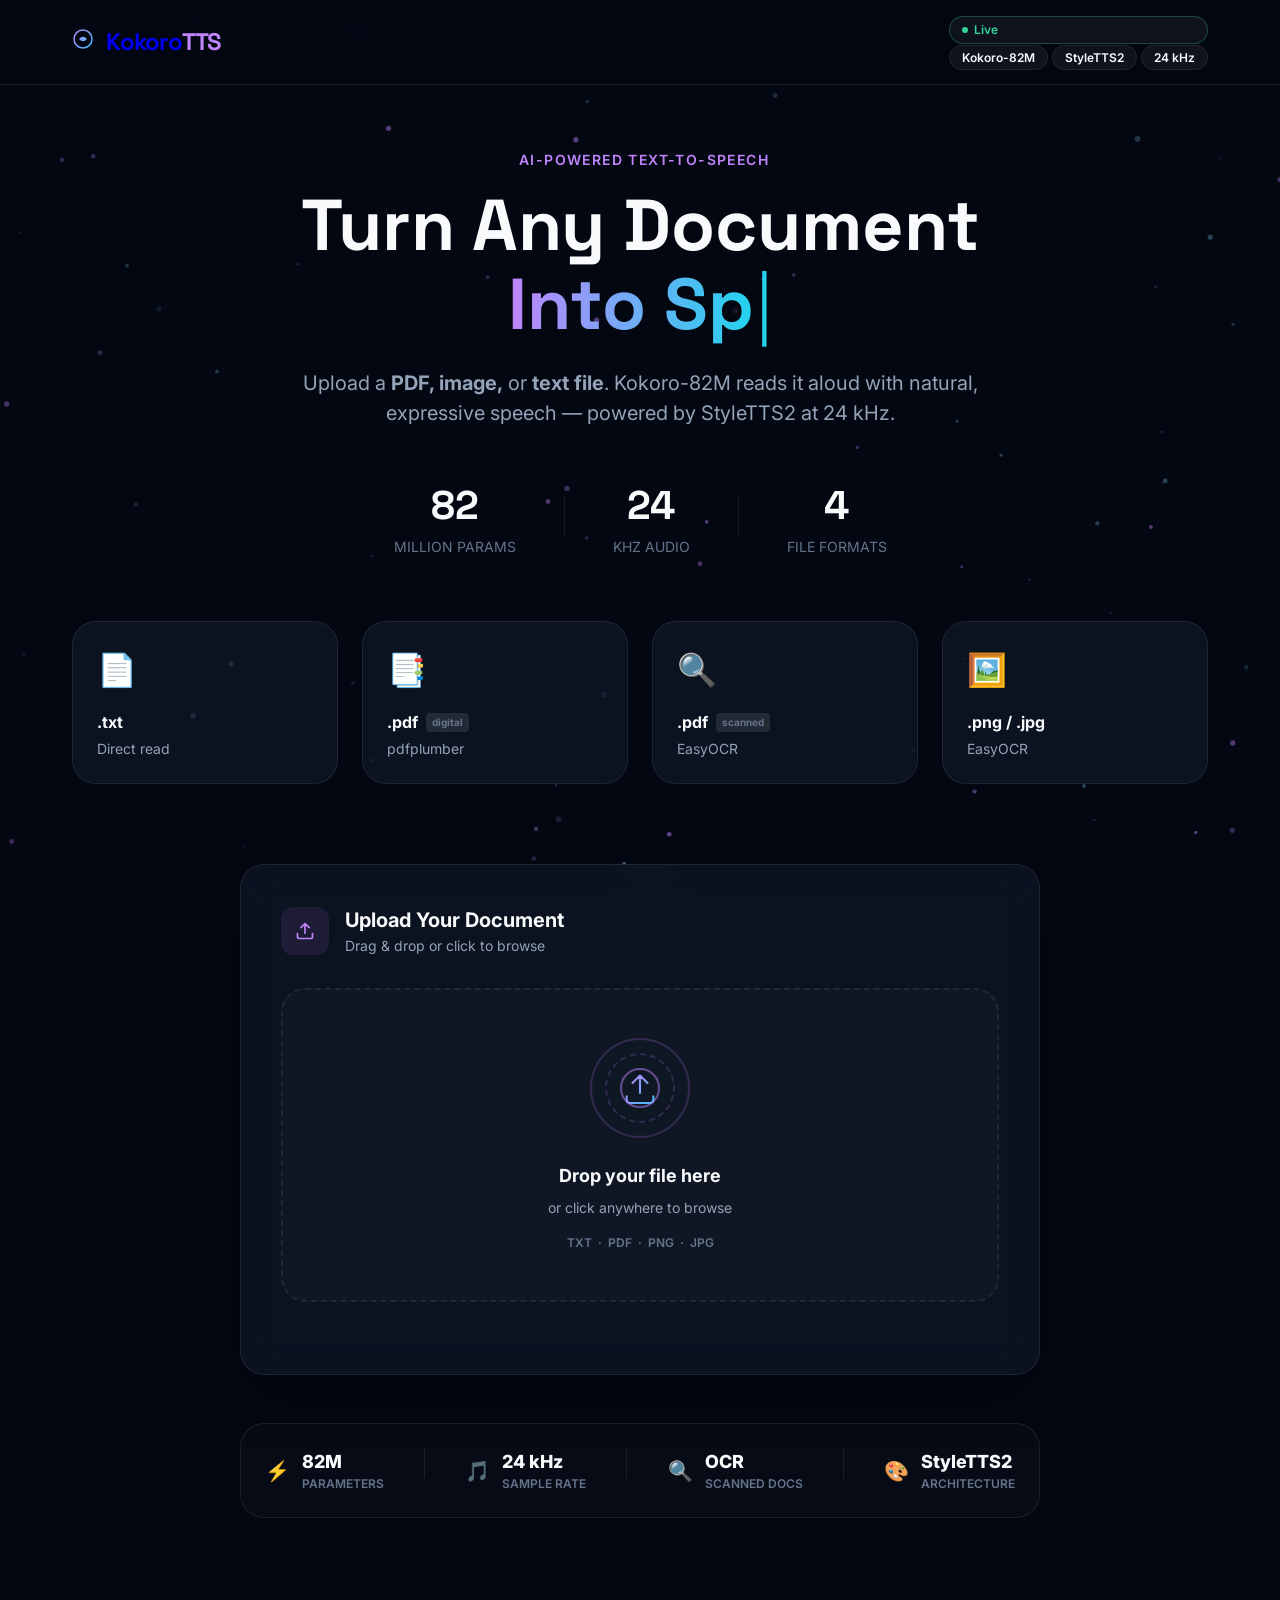
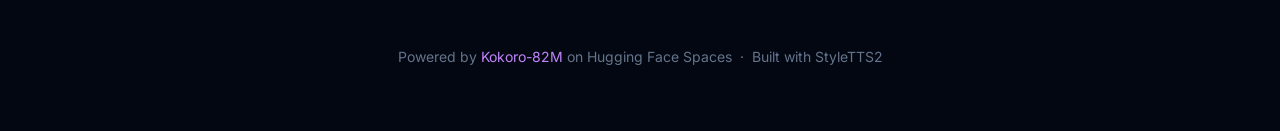
<file: index.html>
<!DOCTYPE html>
<html lang="en">
<head>
  <meta charset="UTF-8" />
  <meta name="viewport" content="width=device-width, initial-scale=1.0" />
  <title>Kokoro TTS — Document to Speech</title>
  <meta name="description" content="Transform your documents into natural-sounding speech with Kokoro-82M. Upload a PDF, image, or text file and receive a high-quality MP3 narration powered by StyleTTS2." />
  <link rel="preconnect" href="https://fonts.googleapis.com" />
  <link rel="preconnect" href="https://fonts.gstatic.com" crossorigin />
  <link href="https://fonts.googleapis.com/css2?family=Inter:wght@300;400;500;600;700;800;900&family=Space+Grotesk:wght@400;500;600;700;800&display=swap" rel="stylesheet" />
  <link rel="stylesheet" href="style.css" />
</head>
<body>

  <!-- ── Canvas particle field ── -->
  <canvas id="bg-canvas" aria-hidden="true"></canvas>

  <!-- ── Noise texture overlay ── -->
  <div class="noise" aria-hidden="true"></div>

  <!-- ── Header ── -->
  <header class="header" id="header">
    <div class="header-inner">
      <a href="#main" class="logo" aria-label="Kokoro TTS home">
        <div class="logo-icon" aria-hidden="true">
          <svg width="22" height="22" viewBox="0 0 22 22" fill="none">
            <defs>
              <linearGradient id="logoGrad" x1="0" y1="0" x2="22" y2="22" gradientUnits="userSpaceOnUse">
                <stop offset="0%" stop-color="#c084fc"/>
                <stop offset="100%" stop-color="#38bdf8"/>
              </linearGradient>
            </defs>
            <path d="M11 2C6 2 2 6 2 11s4 9 9 9 9-4 9-9-4-9-9-9z" stroke="url(#logoGrad)" stroke-width="1.5" fill="none"/>
            <path d="M7 11 Q11 6.5 15 11 Q11 15.5 7 11Z" fill="url(#logoGrad)"/>
          </svg>
        </div>
        <span class="logo-text">Kokoro<span class="logo-accent">TTS</span></span>
      </a>
      <div class="header-right">
        <div class="header-badges" role="list" aria-label="Model info">
          <span class="badge badge-live" role="listitem">
            <span class="live-dot" aria-hidden="true"></span>Live
          </span>
          <span class="badge badge-model" role="listitem">Kokoro-82M</span>
          <span class="badge badge-arch" role="listitem">StyleTTS2</span>
          <span class="badge badge-hz" role="listitem">24 kHz</span>
        </div>
      </div>
    </div>
  </header>

  <main class="main" id="main">

    <!-- ── Hero ── -->
    <section class="hero" aria-labelledby="hero-title">

      <!-- Waveform decoration -->
      <div class="hero-wave" aria-hidden="true">
        <div class="wave-bars">
          <!-- 28 bars, animated via CSS -->
          <span></span><span></span><span></span><span></span><span></span>
          <span></span><span></span><span></span><span></span><span></span>
          <span></span><span></span><span></span><span></span><span></span>
          <span></span><span></span><span></span><span></span><span></span>
          <span></span><span></span><span></span><span></span><span></span>
          <span></span><span></span><span></span>
        </div>
      </div>

      <div class="hero-eyebrow">
        <span class="pulse-dot" aria-hidden="true"></span>
        AI-Powered Text-to-Speech
      </div>

      <h1 id="hero-title" class="hero-title">
        <span class="line1">Turn Any Document</span><br/>
        <span class="gradient-text" id="typewriter-text"></span><span class="typewriter-cursor" aria-hidden="true">|</span>
      </h1>

      <p class="hero-subtitle">
        Upload a <strong>PDF, image,</strong> or <strong>text file</strong>. Kokoro-82M reads it aloud with
        natural, expressive speech — powered by StyleTTS2 at 24 kHz.
      </p>

      <!-- Stats row -->
      <div class="hero-stats" role="list" aria-label="Model statistics">
        <div class="stat-item" role="listitem">
          <div class="stat-number" data-target="82">0</div>
          <div class="stat-label">Million Params</div>
        </div>
        <div class="stat-divider" aria-hidden="true"></div>
        <div class="stat-item" role="listitem">
          <div class="stat-number" data-target="24">0</div>
          <div class="stat-label">kHz Audio</div>
        </div>
        <div class="stat-divider" aria-hidden="true"></div>
        <div class="stat-item" role="listitem">
          <div class="stat-number" data-target="4">0</div>
          <div class="stat-label">File Formats</div>
        </div>
      </div>

      <!-- Format cards -->
      <div class="format-cards" role="list" aria-label="Supported file formats">
        <div class="format-card" role="listitem" tabindex="0">
          <div class="fc-glow" aria-hidden="true"></div>
          <div class="fc-icon" aria-hidden="true">📄</div>
          <div class="fc-name">.txt</div>
          <div class="fc-method">Direct read</div>
        </div>
        <div class="format-card" role="listitem" tabindex="0">
          <div class="fc-glow" aria-hidden="true"></div>
          <div class="fc-icon" aria-hidden="true">📑</div>
          <div class="fc-name">.pdf <span class="fc-tag">digital</span></div>
          <div class="fc-method">pdfplumber</div>
        </div>
        <div class="format-card" role="listitem" tabindex="0">
          <div class="fc-glow" aria-hidden="true"></div>
          <div class="fc-icon" aria-hidden="true">🔍</div>
          <div class="fc-name">.pdf <span class="fc-tag">scanned</span></div>
          <div class="fc-method">EasyOCR</div>
        </div>
        <div class="format-card" role="listitem" tabindex="0">
          <div class="fc-glow" aria-hidden="true"></div>
          <div class="fc-icon" aria-hidden="true">🖼️</div>
          <div class="fc-name">.png / .jpg</div>
          <div class="fc-method">EasyOCR</div>
        </div>
      </div>

    </section>

    <!-- ── Converter card ── -->
    <section class="card-section" aria-label="Document to speech converter" id="converter-section">
      <div class="card" id="converter-card">

        <!-- Glowing border -->
        <div class="card-glow" aria-hidden="true"></div>

        <!-- Upload phase -->
        <div class="phase" id="phase-upload">
          <div class="phase-header">
            <div class="phase-icon" aria-hidden="true">
              <svg viewBox="0 0 24 24" fill="none" width="20" height="20">
                <path d="M21 15v4a2 2 0 01-2 2H5a2 2 0 01-2-2v-4M17 8l-5-5-5 5M12 3v12" stroke="currentColor" stroke-width="2" stroke-linecap="round" stroke-linejoin="round"/>
              </svg>
            </div>
            <div>
              <div class="phase-title">Upload Your Document</div>
              <div class="phase-sub">Drag & drop or click to browse</div>
            </div>
          </div>

          <div
            class="drop-zone"
            id="drop-zone"
            role="button"
            tabindex="0"
            aria-label="Upload file. Click to browse or drag and drop."
            aria-describedby="file-hint"
          >
            <input type="file" id="file-input" accept=".txt,.pdf,.png,.jpg,.jpeg" aria-hidden="true" tabindex="-1" />

            <!-- Idle state -->
            <div class="dz-idle" id="dz-idle">
              <div class="dz-rings" aria-hidden="true">
                <div class="ring r1"></div>
                <div class="ring r2"></div>
                <div class="ring r3"></div>
                <svg class="dz-upload-icon" viewBox="0 0 48 48" fill="none">
                  <path d="M24 10v20M15 18l9-9 9 9" stroke="url(#uploadGrad)" stroke-width="2.5" stroke-linecap="round" stroke-linejoin="round"/>
                  <path d="M8 34v4a4 4 0 004 4h24a4 4 0 004-4v-4" stroke="url(#uploadGrad)" stroke-width="2.5" stroke-linecap="round"/>
                  <defs>
                    <linearGradient id="uploadGrad" x1="8" y1="10" x2="40" y2="42" gradientUnits="userSpaceOnUse">
                      <stop stop-color="#c084fc"/>
                      <stop offset="1" stop-color="#38bdf8"/>
                    </linearGradient>
                  </defs>
                </svg>
              </div>
              <div class="dz-idle-title">Drop your file here</div>
              <div class="dz-idle-sub">or click anywhere to browse</div>
              <div class="dz-formats" id="file-hint">TXT &nbsp;·&nbsp; PDF &nbsp;·&nbsp; PNG &nbsp;·&nbsp; JPG</div>
            </div>

            <!-- Drag-over state -->
            <div class="dz-dragover" id="dz-dragover" hidden>
              <div class="dz-drop-icon" aria-hidden="true">📥</div>
              <div class="dz-drop-text">Release to upload</div>
            </div>

            <!-- File selected state -->
            <div class="dz-file" id="dz-file" hidden>
              <div class="dz-file-preview">
                <div class="dz-file-emoji" id="dz-file-emoji" aria-hidden="true">📄</div>
                <div class="dz-file-details">
                  <div class="dz-file-name" id="dz-file-name">document.pdf</div>
                  <div class="dz-file-meta">
                    <span id="dz-file-size">0 KB</span>
                    <span class="dz-file-type-badge" id="dz-file-type">PDF</span>
                  </div>
                </div>
                <button class="dz-remove-btn" id="dz-remove" aria-label="Remove file" type="button">
                  <svg viewBox="0 0 16 16" fill="none" width="14" height="14">
                    <path d="M12 4L4 12M4 4l8 8" stroke="currentColor" stroke-width="2" stroke-linecap="round"/>
                  </svg>
                </button>
              </div>
              <div class="dz-file-bar" aria-hidden="true">
                <div class="dz-file-bar-fill"></div>
              </div>
            </div>
          </div>
        </div>

        <!-- Progress phase -->
        <div class="phase" id="phase-progress" hidden aria-live="polite">
          <div class="progress-visual">
            <!-- Animated waveform during processing -->
            <div class="proc-wave" aria-hidden="true">
              <span></span><span></span><span></span><span></span><span></span>
              <span></span><span></span><span></span><span></span><span></span>
              <span></span><span></span><span></span><span></span><span></span>
            </div>
            <div class="proc-label" id="proc-label">Uploading file…</div>
          </div>

          <div class="progress-track">
            <div class="progress-fill" id="progress-fill"></div>
            <div class="progress-glow" id="progress-glow"></div>
          </div>
          <div class="progress-pct" id="progress-pct">0%</div>

          <div class="step-track" role="list" aria-label="Processing steps">
            <div class="step-item" id="step-upload" role="listitem">
              <div class="step-circle">
                <svg class="step-check" viewBox="0 0 16 16" fill="none" width="10" height="10"><path d="M3 8l3.5 3.5L13 4" stroke="white" stroke-width="2" stroke-linecap="round" stroke-linejoin="round"/></svg>
                <span class="step-num">1</span>
              </div>
              <span class="step-name">Upload</span>
            </div>
            <div class="step-connector" id="conn-1"></div>
            <div class="step-item" id="step-extract" role="listitem">
              <div class="step-circle">
                <svg class="step-check" viewBox="0 0 16 16" fill="none" width="10" height="10"><path d="M3 8l3.5 3.5L13 4" stroke="white" stroke-width="2" stroke-linecap="round" stroke-linejoin="round"/></svg>
                <span class="step-num">2</span>
              </div>
              <span class="step-name">Extract</span>
            </div>
            <div class="step-connector" id="conn-2"></div>
            <div class="step-item" id="step-synth" role="listitem">
              <div class="step-circle">
                <svg class="step-check" viewBox="0 0 16 16" fill="none" width="10" height="10"><path d="M3 8l3.5 3.5L13 4" stroke="white" stroke-width="2" stroke-linecap="round" stroke-linejoin="round"/></svg>
                <span class="step-num">3</span>
              </div>
              <span class="step-name">Synthesize</span>
            </div>
            <div class="step-connector" id="conn-3"></div>
            <div class="step-item" id="step-done" role="listitem">
              <div class="step-circle">
                <svg class="step-check" viewBox="0 0 16 16" fill="none" width="10" height="10"><path d="M3 8l3.5 3.5L13 4" stroke="white" stroke-width="2" stroke-linecap="round" stroke-linejoin="round"/></svg>
                <span class="step-num">4</span>
              </div>
              <span class="step-name">Done</span>
            </div>
          </div>
        </div>

        <!-- Results phase -->
        <div class="phase" id="phase-results" hidden aria-label="Conversion results">
          <!-- Confetti container -->
          <div class="confetti-container" id="confetti-container" aria-hidden="true"></div>

          <div class="result-success">
            <div class="success-ring" aria-hidden="true">
              <svg viewBox="0 0 64 64" fill="none" width="64" height="64">
                <circle cx="32" cy="32" r="30" stroke="url(#successGrad)" stroke-width="2" class="success-circle"/>
                <path d="M20 32l8 8 16-16" stroke="url(#successGrad)" stroke-width="3" stroke-linecap="round" stroke-linejoin="round" class="success-check"/>
                <defs>
                  <linearGradient id="successGrad" x1="2" y1="2" x2="62" y2="62" gradientUnits="userSpaceOnUse">
                    <stop stop-color="#34d399"/>
                    <stop offset="1" stop-color="#06b6d4"/>
                  </linearGradient>
                </defs>
              </svg>
            </div>
            <div class="success-text">
              <div class="success-title">Conversion Complete!</div>
              <div class="success-sub" id="result-status-text">Your audio is ready</div>
            </div>
          </div>

          <!-- Custom audio visualizer player -->
          <div class="audio-player-card" id="audio-card">
            <div class="apc-header">
              <div class="apc-title">
                <svg viewBox="0 0 20 20" fill="none" width="16" height="16" aria-hidden="true">
                  <circle cx="10" cy="10" r="8.5" stroke="currentColor" stroke-width="1.5"/>
                  <path d="M8 7l5 3-5 3V7z" fill="currentColor"/>
                </svg>
                Generated Speech
              </div>
              <div class="apc-format">MP3 · 24 kHz</div>
            </div>

            <!-- Waveform visualizer (canvas) -->
            <div class="visualizer-wrap">
              <canvas id="visualizer" aria-hidden="true"></canvas>
              <div class="visualizer-idle" id="viz-idle" aria-hidden="true">
                <div class="viz-idle-bars">
                  <span></span><span></span><span></span><span></span><span></span>
                  <span></span><span></span><span></span><span></span><span></span>
                </div>
              </div>
            </div>

            <!-- Hidden native audio element -->
            <audio id="audio-player" preload="none" aria-label="Generated speech audio" crossorigin="anonymous"></audio>

            <!-- Custom controls -->
            <div class="apc-controls">
              <button class="apc-play-btn" id="apc-play" aria-label="Play audio" type="button">
                <svg id="play-icon" viewBox="0 0 24 24" fill="none" width="22" height="22">
                  <path d="M6 4l14 8-14 8V4z" fill="currentColor"/>
                </svg>
                <svg id="pause-icon" viewBox="0 0 24 24" fill="none" width="22" height="22" style="display:none">
                  <rect x="6" y="4" width="4" height="16" rx="1" fill="currentColor"/>
                  <rect x="14" y="4" width="4" height="16" rx="1" fill="currentColor"/>
                </svg>
              </button>
              <div class="apc-seek-wrap">
                <input type="range" class="apc-seek" id="apc-seek" min="0" max="100" value="0" step="0.1" aria-label="Audio position"/>
                <div class="apc-time">
                  <span id="apc-current">0:00</span>
                  <span id="apc-duration">0:00</span>
                </div>
              </div>
              <button class="apc-vol-btn" id="apc-vol" aria-label="Toggle mute" type="button">
                <svg viewBox="0 0 24 24" fill="none" width="18" height="18">
                  <path d="M11 5L6 9H2v6h4l5 4V5z" fill="currentColor"/>
                  <path d="M15.54 8.46a5 5 0 010 7.07M19.07 4.93a10 10 0 010 14.14" stroke="currentColor" stroke-width="2" stroke-linecap="round"/>
                </svg>
              </button>
            </div>

            <a class="download-audio-btn" id="download-audio" href="#" download aria-label="Download MP3">
              <svg viewBox="0 0 20 20" fill="none" width="16" height="16" aria-hidden="true">
                <path d="M10 3v10M5 9l5 5 5-5" stroke="currentColor" stroke-width="1.8" stroke-linecap="round" stroke-linejoin="round"/>
                <path d="M3 17h14" stroke="currentColor" stroke-width="1.8" stroke-linecap="round"/>
              </svg>
              Download MP3
            </a>
          </div>

          <!-- Text download -->
          <a class="txt-btn" id="download-txt" href="#" download aria-label="Download processed text">
            <svg viewBox="0 0 20 20" fill="none" width="15" height="15" aria-hidden="true">
              <rect x="4" y="2" width="12" height="16" rx="2" stroke="currentColor" stroke-width="1.5"/>
              <path d="M7 7h6M7 10h6M7 13h4" stroke="currentColor" stroke-width="1.5" stroke-linecap="round"/>
            </svg>
            Download Processed Text (.txt)
          </a>

          <button class="again-btn" id="reset-btn" type="button">
            <svg viewBox="0 0 20 20" fill="none" width="15" height="15" aria-hidden="true">
              <path d="M3.5 9A6.5 6.5 0 1110 3.5H7" stroke="currentColor" stroke-width="1.5" stroke-linecap="round" stroke-linejoin="round"/>
              <path d="M7 1v4H3" stroke="currentColor" stroke-width="1.5" stroke-linecap="round" stroke-linejoin="round"/>
            </svg>
            Convert Another File
          </button>
        </div>

        <!-- Error phase -->
        <div class="phase" id="phase-error" hidden role="alert">
          <div class="error-wrap">
            <div class="error-icon-wrap" aria-hidden="true">
              <svg viewBox="0 0 48 48" fill="none" width="48" height="48">
                <circle cx="24" cy="24" r="22" stroke="#f87171" stroke-width="2"/>
                <path d="M24 14v12M24 32v2" stroke="#f87171" stroke-width="2.5" stroke-linecap="round"/>
              </svg>
            </div>
            <div class="error-title">Something went wrong</div>
            <div class="error-msg" id="error-msg">Please try again.</div>
            <button class="again-btn" id="error-reset-btn" type="button">Try Again</button>
          </div>
        </div>

      </div>

      <!-- Stats strip below card -->
      <div class="stats-strip" aria-label="Model capabilities">
        <div class="ss-item">
          <div class="ss-icon" aria-hidden="true">⚡</div>
          <div>
            <div class="ss-val">82M</div>
            <div class="ss-label">Parameters</div>
          </div>
        </div>
        <div class="ss-sep" aria-hidden="true"></div>
        <div class="ss-item">
          <div class="ss-icon" aria-hidden="true">🎵</div>
          <div>
            <div class="ss-val">24 kHz</div>
            <div class="ss-label">Sample Rate</div>
          </div>
        </div>
        <div class="ss-sep" aria-hidden="true"></div>
        <div class="ss-item">
          <div class="ss-icon" aria-hidden="true">🔍</div>
          <div>
            <div class="ss-val">OCR</div>
            <div class="ss-label">Scanned docs</div>
          </div>
        </div>
        <div class="ss-sep" aria-hidden="true"></div>
        <div class="ss-item">
          <div class="ss-icon" aria-hidden="true">🎨</div>
          <div>
            <div class="ss-val">StyleTTS2</div>
            <div class="ss-label">Architecture</div>
          </div>
        </div>
      </div>
    </section>

  </main>

  <footer class="footer">
    <div class="footer-wave" aria-hidden="true">
      <span></span><span></span><span></span><span></span><span></span>
      <span></span><span></span><span></span><span></span><span></span>
    </div>
    <p class="footer-text">
      Powered by
      <a href="https://huggingface.co/spaces/audio8899/kokorov2" target="_blank" rel="noopener noreferrer">Kokoro-82M</a>
      on Hugging Face Spaces &nbsp;·&nbsp; Built with StyleTTS2
    </p>
  </footer>

  <script src="app.js"></script>
</body>
</html>
</file>
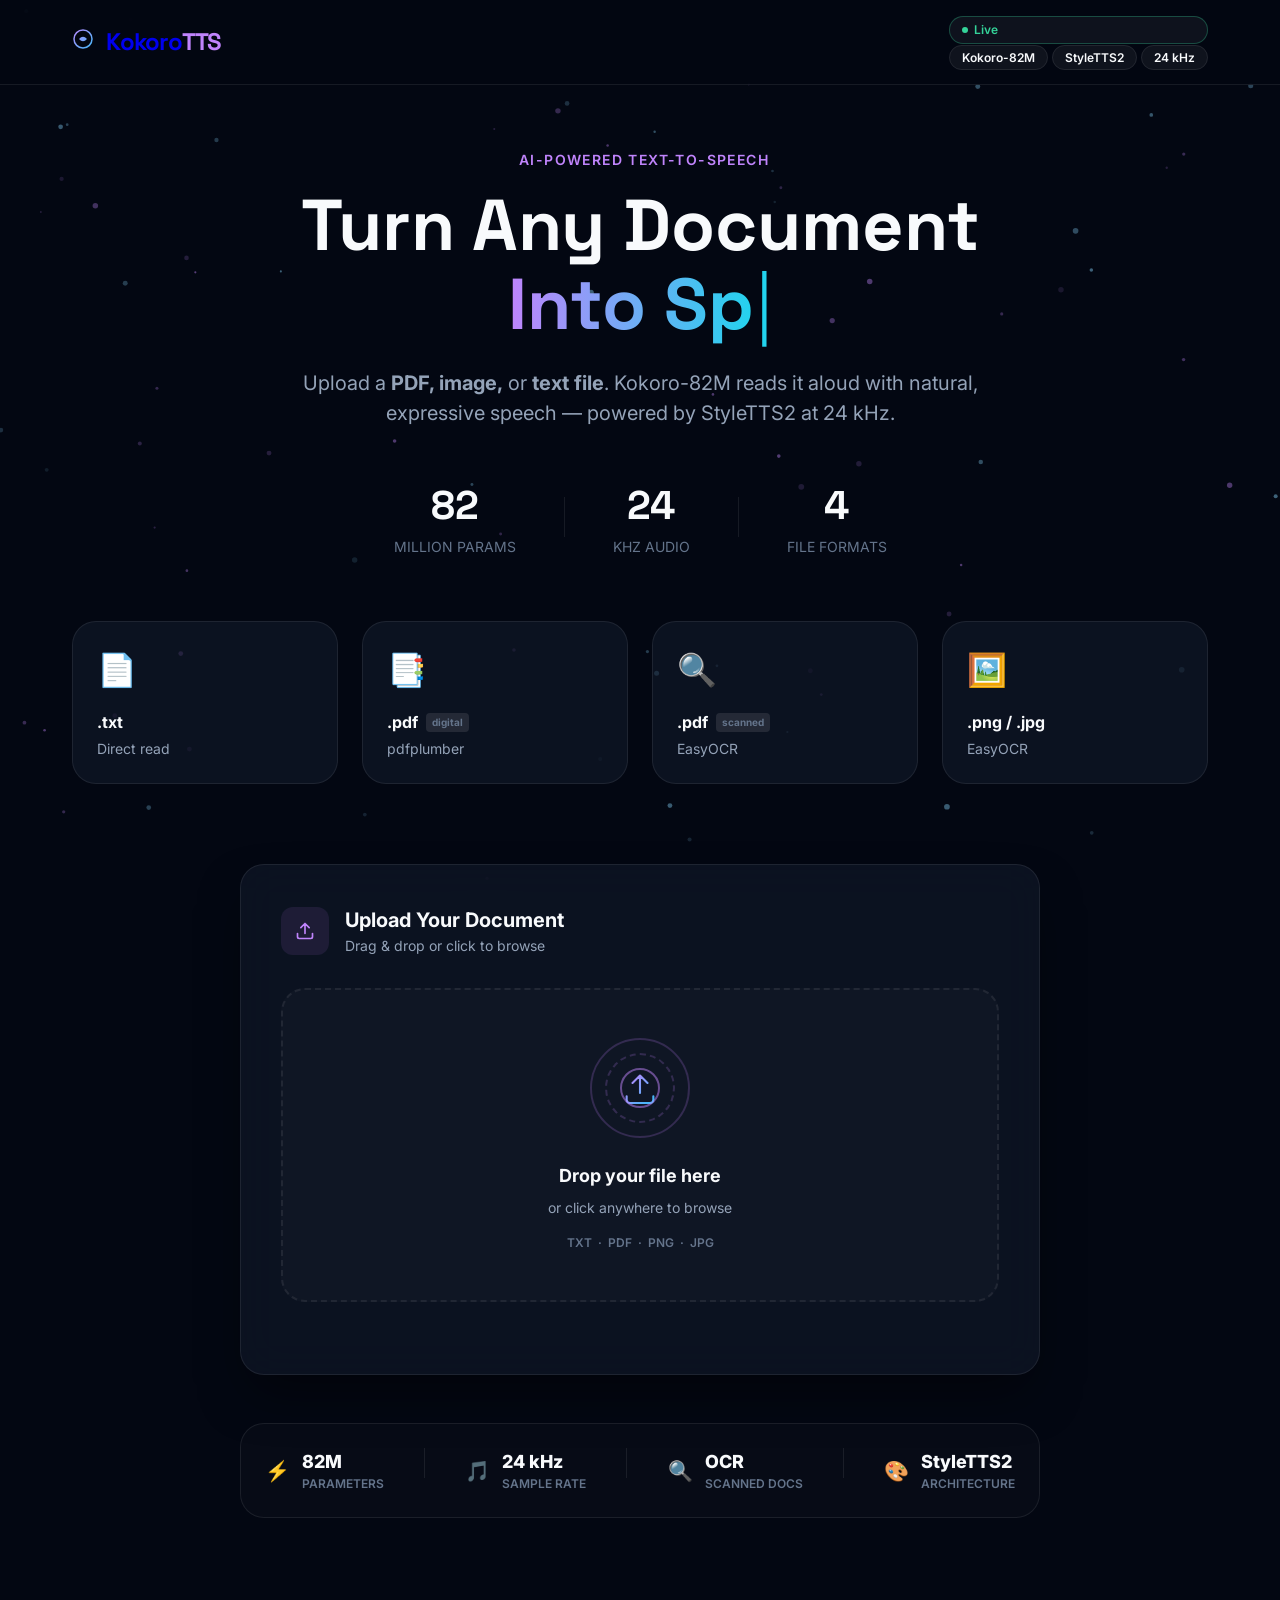
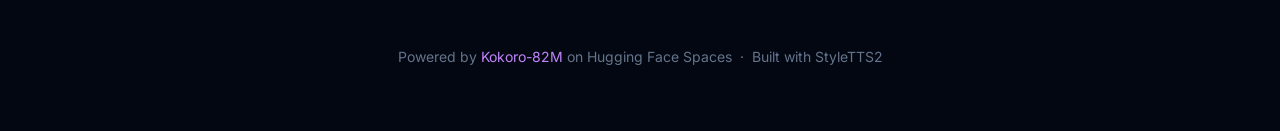
<file: frontend/index.html>
<!DOCTYPE html>
<html lang="en">
<head>
  <meta charset="UTF-8" />
  <meta name="viewport" content="width=device-width, initial-scale=1.0" />
  <title>Kokoro TTS — Document to Speech</title>
  <meta name="description" content="Transform your documents into natural-sounding speech with Kokoro-82M. Upload a PDF, image, or text file and receive a high-quality MP3 narration powered by StyleTTS2." />
  <link rel="preconnect" href="https://fonts.googleapis.com" />
  <link rel="preconnect" href="https://fonts.gstatic.com" crossorigin />
  <link href="https://fonts.googleapis.com/css2?family=Inter:wght@300;400;500;600;700;800;900&family=Space+Grotesk:wght@400;500;600;700;800&display=swap" rel="stylesheet" />
  <link rel="stylesheet" href="style.css" />
</head>
<body>

  <!-- ── Canvas particle field ── -->
  <canvas id="bg-canvas" aria-hidden="true"></canvas>

  <!-- ── Noise texture overlay ── -->
  <div class="noise" aria-hidden="true"></div>

  <!-- ── Header ── -->
  <header class="header" id="header">
    <div class="header-inner">
      <a href="#main" class="logo" aria-label="Kokoro TTS home">
        <div class="logo-icon" aria-hidden="true">
          <svg width="22" height="22" viewBox="0 0 22 22" fill="none">
            <defs>
              <linearGradient id="logoGrad" x1="0" y1="0" x2="22" y2="22" gradientUnits="userSpaceOnUse">
                <stop offset="0%" stop-color="#c084fc"/>
                <stop offset="100%" stop-color="#38bdf8"/>
              </linearGradient>
            </defs>
            <path d="M11 2C6 2 2 6 2 11s4 9 9 9 9-4 9-9-4-9-9-9z" stroke="url(#logoGrad)" stroke-width="1.5" fill="none"/>
            <path d="M7 11 Q11 6.5 15 11 Q11 15.5 7 11Z" fill="url(#logoGrad)"/>
          </svg>
        </div>
        <span class="logo-text">Kokoro<span class="logo-accent">TTS</span></span>
      </a>
      <div class="header-right">
        <div class="header-badges" role="list" aria-label="Model info">
          <span class="badge badge-live" role="listitem">
            <span class="live-dot" aria-hidden="true"></span>Live
          </span>
          <span class="badge badge-model" role="listitem">Kokoro-82M</span>
          <span class="badge badge-arch" role="listitem">StyleTTS2</span>
          <span class="badge badge-hz" role="listitem">24 kHz</span>
        </div>
      </div>
    </div>
  </header>

  <main class="main" id="main">

    <!-- ── Hero ── -->
    <section class="hero" aria-labelledby="hero-title">

      <!-- Waveform decoration -->
      <div class="hero-wave" aria-hidden="true">
        <div class="wave-bars">
          <!-- 28 bars, animated via CSS -->
          <span></span><span></span><span></span><span></span><span></span>
          <span></span><span></span><span></span><span></span><span></span>
          <span></span><span></span><span></span><span></span><span></span>
          <span></span><span></span><span></span><span></span><span></span>
          <span></span><span></span><span></span><span></span><span></span>
          <span></span><span></span><span></span>
        </div>
      </div>

      <div class="hero-eyebrow">
        <span class="pulse-dot" aria-hidden="true"></span>
        AI-Powered Text-to-Speech
      </div>

      <h1 id="hero-title" class="hero-title">
        <span class="line1">Turn Any Document</span><br/>
        <span class="gradient-text" id="typewriter-text"></span><span class="typewriter-cursor" aria-hidden="true">|</span>
      </h1>

      <p class="hero-subtitle">
        Upload a <strong>PDF, image,</strong> or <strong>text file</strong>. Kokoro-82M reads it aloud with
        natural, expressive speech — powered by StyleTTS2 at 24 kHz.
      </p>

      <!-- Stats row -->
      <div class="hero-stats" role="list" aria-label="Model statistics">
        <div class="stat-item" role="listitem">
          <div class="stat-number" data-target="82">0</div>
          <div class="stat-label">Million Params</div>
        </div>
        <div class="stat-divider" aria-hidden="true"></div>
        <div class="stat-item" role="listitem">
          <div class="stat-number" data-target="24">0</div>
          <div class="stat-label">kHz Audio</div>
        </div>
        <div class="stat-divider" aria-hidden="true"></div>
        <div class="stat-item" role="listitem">
          <div class="stat-number" data-target="4">0</div>
          <div class="stat-label">File Formats</div>
        </div>
      </div>

      <!-- Format cards -->
      <div class="format-cards" role="list" aria-label="Supported file formats">
        <div class="format-card" role="listitem" tabindex="0">
          <div class="fc-glow" aria-hidden="true"></div>
          <div class="fc-icon" aria-hidden="true">📄</div>
          <div class="fc-name">.txt</div>
          <div class="fc-method">Direct read</div>
        </div>
        <div class="format-card" role="listitem" tabindex="0">
          <div class="fc-glow" aria-hidden="true"></div>
          <div class="fc-icon" aria-hidden="true">📑</div>
          <div class="fc-name">.pdf <span class="fc-tag">digital</span></div>
          <div class="fc-method">pdfplumber</div>
        </div>
        <div class="format-card" role="listitem" tabindex="0">
          <div class="fc-glow" aria-hidden="true"></div>
          <div class="fc-icon" aria-hidden="true">🔍</div>
          <div class="fc-name">.pdf <span class="fc-tag">scanned</span></div>
          <div class="fc-method">EasyOCR</div>
        </div>
        <div class="format-card" role="listitem" tabindex="0">
          <div class="fc-glow" aria-hidden="true"></div>
          <div class="fc-icon" aria-hidden="true">🖼️</div>
          <div class="fc-name">.png / .jpg</div>
          <div class="fc-method">EasyOCR</div>
        </div>
      </div>

    </section>

    <!-- ── Converter card ── -->
    <section class="card-section" aria-label="Document to speech converter" id="converter-section">
      <div class="card" id="converter-card">

        <!-- Glowing border -->
        <div class="card-glow" aria-hidden="true"></div>

        <!-- Upload phase -->
        <div class="phase" id="phase-upload">
          <div class="phase-header">
            <div class="phase-icon" aria-hidden="true">
              <svg viewBox="0 0 24 24" fill="none" width="20" height="20">
                <path d="M21 15v4a2 2 0 01-2 2H5a2 2 0 01-2-2v-4M17 8l-5-5-5 5M12 3v12" stroke="currentColor" stroke-width="2" stroke-linecap="round" stroke-linejoin="round"/>
              </svg>
            </div>
            <div>
              <div class="phase-title">Upload Your Document</div>
              <div class="phase-sub">Drag & drop or click to browse</div>
            </div>
          </div>

          <div
            class="drop-zone"
            id="drop-zone"
            role="button"
            tabindex="0"
            aria-label="Upload file. Click to browse or drag and drop."
            aria-describedby="file-hint"
          >
            <input type="file" id="file-input" accept=".txt,.pdf,.png,.jpg,.jpeg" aria-hidden="true" tabindex="-1" />

            <!-- Idle state -->
            <div class="dz-idle" id="dz-idle">
              <div class="dz-rings" aria-hidden="true">
                <div class="ring r1"></div>
                <div class="ring r2"></div>
                <div class="ring r3"></div>
                <svg class="dz-upload-icon" viewBox="0 0 48 48" fill="none">
                  <path d="M24 10v20M15 18l9-9 9 9" stroke="url(#uploadGrad)" stroke-width="2.5" stroke-linecap="round" stroke-linejoin="round"/>
                  <path d="M8 34v4a4 4 0 004 4h24a4 4 0 004-4v-4" stroke="url(#uploadGrad)" stroke-width="2.5" stroke-linecap="round"/>
                  <defs>
                    <linearGradient id="uploadGrad" x1="8" y1="10" x2="40" y2="42" gradientUnits="userSpaceOnUse">
                      <stop stop-color="#c084fc"/>
                      <stop offset="1" stop-color="#38bdf8"/>
                    </linearGradient>
                  </defs>
                </svg>
              </div>
              <div class="dz-idle-title">Drop your file here</div>
              <div class="dz-idle-sub">or click anywhere to browse</div>
              <div class="dz-formats" id="file-hint">TXT &nbsp;·&nbsp; PDF &nbsp;·&nbsp; PNG &nbsp;·&nbsp; JPG</div>
            </div>

            <!-- Drag-over state -->
            <div class="dz-dragover" id="dz-dragover" hidden>
              <div class="dz-drop-icon" aria-hidden="true">📥</div>
              <div class="dz-drop-text">Release to upload</div>
            </div>

            <!-- File selected state -->
            <div class="dz-file" id="dz-file" hidden>
              <div class="dz-file-preview">
                <div class="dz-file-emoji" id="dz-file-emoji" aria-hidden="true">📄</div>
                <div class="dz-file-details">
                  <div class="dz-file-name" id="dz-file-name">document.pdf</div>
                  <div class="dz-file-meta">
                    <span id="dz-file-size">0 KB</span>
                    <span class="dz-file-type-badge" id="dz-file-type">PDF</span>
                  </div>
                </div>
                <button class="dz-remove-btn" id="dz-remove" aria-label="Remove file" type="button">
                  <svg viewBox="0 0 16 16" fill="none" width="14" height="14">
                    <path d="M12 4L4 12M4 4l8 8" stroke="currentColor" stroke-width="2" stroke-linecap="round"/>
                  </svg>
                </button>
              </div>
              <div class="dz-file-bar" aria-hidden="true">
                <div class="dz-file-bar-fill"></div>
              </div>
            </div>
          </div>
        </div>

        <!-- Progress phase -->
        <div class="phase" id="phase-progress" hidden aria-live="polite">
          <div class="progress-visual">
            <!-- Animated waveform during processing -->
            <div class="proc-wave" aria-hidden="true">
              <span></span><span></span><span></span><span></span><span></span>
              <span></span><span></span><span></span><span></span><span></span>
              <span></span><span></span><span></span><span></span><span></span>
            </div>
            <div class="proc-label" id="proc-label">Uploading file…</div>
          </div>

          <div class="progress-track">
            <div class="progress-fill" id="progress-fill"></div>
            <div class="progress-glow" id="progress-glow"></div>
          </div>
          <div class="progress-pct" id="progress-pct">0%</div>

          <div class="step-track" role="list" aria-label="Processing steps">
            <div class="step-item" id="step-upload" role="listitem">
              <div class="step-circle">
                <svg class="step-check" viewBox="0 0 16 16" fill="none" width="10" height="10"><path d="M3 8l3.5 3.5L13 4" stroke="white" stroke-width="2" stroke-linecap="round" stroke-linejoin="round"/></svg>
                <span class="step-num">1</span>
              </div>
              <span class="step-name">Upload</span>
            </div>
            <div class="step-connector" id="conn-1"></div>
            <div class="step-item" id="step-extract" role="listitem">
              <div class="step-circle">
                <svg class="step-check" viewBox="0 0 16 16" fill="none" width="10" height="10"><path d="M3 8l3.5 3.5L13 4" stroke="white" stroke-width="2" stroke-linecap="round" stroke-linejoin="round"/></svg>
                <span class="step-num">2</span>
              </div>
              <span class="step-name">Extract</span>
            </div>
            <div class="step-connector" id="conn-2"></div>
            <div class="step-item" id="step-synth" role="listitem">
              <div class="step-circle">
                <svg class="step-check" viewBox="0 0 16 16" fill="none" width="10" height="10"><path d="M3 8l3.5 3.5L13 4" stroke="white" stroke-width="2" stroke-linecap="round" stroke-linejoin="round"/></svg>
                <span class="step-num">3</span>
              </div>
              <span class="step-name">Synthesize</span>
            </div>
            <div class="step-connector" id="conn-3"></div>
            <div class="step-item" id="step-done" role="listitem">
              <div class="step-circle">
                <svg class="step-check" viewBox="0 0 16 16" fill="none" width="10" height="10"><path d="M3 8l3.5 3.5L13 4" stroke="white" stroke-width="2" stroke-linecap="round" stroke-linejoin="round"/></svg>
                <span class="step-num">4</span>
              </div>
              <span class="step-name">Done</span>
            </div>
          </div>
        </div>

        <!-- Results phase -->
        <div class="phase" id="phase-results" hidden aria-label="Conversion results">
          <!-- Confetti container -->
          <div class="confetti-container" id="confetti-container" aria-hidden="true"></div>

          <div class="result-success">
            <div class="success-ring" aria-hidden="true">
              <svg viewBox="0 0 64 64" fill="none" width="64" height="64">
                <circle cx="32" cy="32" r="30" stroke="url(#successGrad)" stroke-width="2" class="success-circle"/>
                <path d="M20 32l8 8 16-16" stroke="url(#successGrad)" stroke-width="3" stroke-linecap="round" stroke-linejoin="round" class="success-check"/>
                <defs>
                  <linearGradient id="successGrad" x1="2" y1="2" x2="62" y2="62" gradientUnits="userSpaceOnUse">
                    <stop stop-color="#34d399"/>
                    <stop offset="1" stop-color="#06b6d4"/>
                  </linearGradient>
                </defs>
              </svg>
            </div>
            <div class="success-text">
              <div class="success-title">Conversion Complete!</div>
              <div class="success-sub" id="result-status-text">Your audio is ready</div>
            </div>
          </div>

          <!-- Custom audio visualizer player -->
          <div class="audio-player-card" id="audio-card">
            <div class="apc-header">
              <div class="apc-title">
                <svg viewBox="0 0 20 20" fill="none" width="16" height="16" aria-hidden="true">
                  <circle cx="10" cy="10" r="8.5" stroke="currentColor" stroke-width="1.5"/>
                  <path d="M8 7l5 3-5 3V7z" fill="currentColor"/>
                </svg>
                Generated Speech
              </div>
              <div class="apc-format">MP3 · 24 kHz</div>
            </div>

            <!-- Waveform visualizer (canvas) -->
            <div class="visualizer-wrap">
              <canvas id="visualizer" aria-hidden="true"></canvas>
              <div class="visualizer-idle" id="viz-idle" aria-hidden="true">
                <div class="viz-idle-bars">
                  <span></span><span></span><span></span><span></span><span></span>
                  <span></span><span></span><span></span><span></span><span></span>
                </div>
              </div>
            </div>

            <!-- Hidden native audio element -->
            <audio id="audio-player" preload="none" aria-label="Generated speech audio" crossorigin="anonymous"></audio>

            <!-- Custom controls -->
            <div class="apc-controls">
              <button class="apc-play-btn" id="apc-play" aria-label="Play audio" type="button">
                <svg id="play-icon" viewBox="0 0 24 24" fill="none" width="22" height="22">
                  <path d="M6 4l14 8-14 8V4z" fill="currentColor"/>
                </svg>
                <svg id="pause-icon" viewBox="0 0 24 24" fill="none" width="22" height="22" style="display:none">
                  <rect x="6" y="4" width="4" height="16" rx="1" fill="currentColor"/>
                  <rect x="14" y="4" width="4" height="16" rx="1" fill="currentColor"/>
                </svg>
              </button>
              <div class="apc-seek-wrap">
                <input type="range" class="apc-seek" id="apc-seek" min="0" max="100" value="0" step="0.1" aria-label="Audio position"/>
                <div class="apc-time">
                  <span id="apc-current">0:00</span>
                  <span id="apc-duration">0:00</span>
                </div>
              </div>
              <button class="apc-vol-btn" id="apc-vol" aria-label="Toggle mute" type="button">
                <svg viewBox="0 0 24 24" fill="none" width="18" height="18">
                  <path d="M11 5L6 9H2v6h4l5 4V5z" fill="currentColor"/>
                  <path d="M15.54 8.46a5 5 0 010 7.07M19.07 4.93a10 10 0 010 14.14" stroke="currentColor" stroke-width="2" stroke-linecap="round"/>
                </svg>
              </button>
            </div>

            <a class="download-audio-btn" id="download-audio" href="#" download aria-label="Download MP3">
              <svg viewBox="0 0 20 20" fill="none" width="16" height="16" aria-hidden="true">
                <path d="M10 3v10M5 9l5 5 5-5" stroke="currentColor" stroke-width="1.8" stroke-linecap="round" stroke-linejoin="round"/>
                <path d="M3 17h14" stroke="currentColor" stroke-width="1.8" stroke-linecap="round"/>
              </svg>
              Download MP3
            </a>
          </div>

          <!-- Text download -->
          <a class="txt-btn" id="download-txt" href="#" download aria-label="Download processed text">
            <svg viewBox="0 0 20 20" fill="none" width="15" height="15" aria-hidden="true">
              <rect x="4" y="2" width="12" height="16" rx="2" stroke="currentColor" stroke-width="1.5"/>
              <path d="M7 7h6M7 10h6M7 13h4" stroke="currentColor" stroke-width="1.5" stroke-linecap="round"/>
            </svg>
            Download Processed Text (.txt)
          </a>

          <button class="again-btn" id="reset-btn" type="button">
            <svg viewBox="0 0 20 20" fill="none" width="15" height="15" aria-hidden="true">
              <path d="M3.5 9A6.5 6.5 0 1110 3.5H7" stroke="currentColor" stroke-width="1.5" stroke-linecap="round" stroke-linejoin="round"/>
              <path d="M7 1v4H3" stroke="currentColor" stroke-width="1.5" stroke-linecap="round" stroke-linejoin="round"/>
            </svg>
            Convert Another File
          </button>
        </div>

        <!-- Error phase -->
        <div class="phase" id="phase-error" hidden role="alert">
          <div class="error-wrap">
            <div class="error-icon-wrap" aria-hidden="true">
              <svg viewBox="0 0 48 48" fill="none" width="48" height="48">
                <circle cx="24" cy="24" r="22" stroke="#f87171" stroke-width="2"/>
                <path d="M24 14v12M24 32v2" stroke="#f87171" stroke-width="2.5" stroke-linecap="round"/>
              </svg>
            </div>
            <div class="error-title">Something went wrong</div>
            <div class="error-msg" id="error-msg">Please try again.</div>
            <button class="again-btn" id="error-reset-btn" type="button">Try Again</button>
          </div>
        </div>

      </div>

      <!-- Stats strip below card -->
      <div class="stats-strip" aria-label="Model capabilities">
        <div class="ss-item">
          <div class="ss-icon" aria-hidden="true">⚡</div>
          <div>
            <div class="ss-val">82M</div>
            <div class="ss-label">Parameters</div>
          </div>
        </div>
        <div class="ss-sep" aria-hidden="true"></div>
        <div class="ss-item">
          <div class="ss-icon" aria-hidden="true">🎵</div>
          <div>
            <div class="ss-val">24 kHz</div>
            <div class="ss-label">Sample Rate</div>
          </div>
        </div>
        <div class="ss-sep" aria-hidden="true"></div>
        <div class="ss-item">
          <div class="ss-icon" aria-hidden="true">🔍</div>
          <div>
            <div class="ss-val">OCR</div>
            <div class="ss-label">Scanned docs</div>
          </div>
        </div>
        <div class="ss-sep" aria-hidden="true"></div>
        <div class="ss-item">
          <div class="ss-icon" aria-hidden="true">🎨</div>
          <div>
            <div class="ss-val">StyleTTS2</div>
            <div class="ss-label">Architecture</div>
          </div>
        </div>
      </div>
    </section>

  </main>

  <footer class="footer">
    <div class="footer-wave" aria-hidden="true">
      <span></span><span></span><span></span><span></span><span></span>
      <span></span><span></span><span></span><span></span><span></span>
    </div>
    <p class="footer-text">
      Powered by
      <a href="https://huggingface.co/spaces/audio8899/kokorov2" target="_blank" rel="noopener noreferrer">Kokoro-82M</a>
      on Hugging Face Spaces &nbsp;·&nbsp; Built with StyleTTS2
    </p>
  </footer>

  <script src="app.js?v=2"></script>
</body>
</html>
</file>
<file: style.css>
/* ── KOKORO TTS PREMIUM DARK UI ── */

:root {
  --bg: #030712;
  --card-bg: rgba(17, 24, 39, 0.7);
  --card-border: rgba(255, 255, 255, 0.08);
  --purple: #c084fc;
  --purple-glow: rgba(192, 132, 252, 0.3);
  --cyan: #22d3ee;
  --cyan-glow: rgba(34, 211, 238, 0.3);
  --text-primary: #f8fafc;
  --text-secondary: #94a3b8;
  --text-muted: #64748b;
  --success: #34d399;
  --error: #f87171;
  --radius: 24px;
}

* { box-sizing: border-box; margin: 0; padding: 0; }
body {
  font-family: 'Inter', sans-serif;
  background: var(--bg);
  color: var(--text-primary);
  min-height: 100vh;
  overflow-x: hidden;
  line-height: 1.5;
}

/* Background Canvas */
#bg-canvas {
  position: fixed;
  inset: 0;
  z-index: -2;
  pointer-events: none;
}
.noise {
  position: fixed;
  inset: 0;
  z-index: -1;
  background: url('https://grainy-gradients.vercel.app/noise.svg');
  opacity: 0.05;
  pointer-events: none;
}

/* Header */
.header {
  backdrop-filter: blur(12px);
  border-bottom: 1px solid var(--card-border);
  position: sticky;
  top: 0;
  z-index: 100;
  background: rgba(3, 7, 18, 0.8);
}
.header-inner {
  max-width: 1200px;
  margin: 0 auto;
  padding: 1rem 2rem;
  display: flex;
  justify-content: space-between;
  align-items: center;
}
.logo {
  display: flex;
  align-items: center;
  gap: 0.75rem;
  text-decoration: none;
}
.logo-text {
  font-family: 'Space Grotesk', sans-serif;
  font-weight: 800;
  font-size: 1.5rem;
  letter-spacing: -0.05em;
}
.logo-accent { color: var(--purple); }

.badge {
  padding: 0.25rem 0.75rem;
  border-radius: 99px;
  font-size: 0.75rem;
  font-weight: 600;
  border: 1px solid var(--card-border);
  background: rgba(255,255,255,0.05);
}
.badge-live { color: var(--success); border-color: rgba(52, 211, 153, 0.3); display: flex; align-items: center; gap: 0.4rem; }
.live-dot { width: 6px; height: 6px; background: var(--success); border-radius: 50%; animation: pulse 2s infinite; }

@keyframes pulse { 0% { transform: scale(0.95); opacity: 1; } 70% { transform: scale(1.5); opacity: 0; } 100% { transform: scale(0.95); opacity: 0; } }

/* Hero */
.main { max-width: 1200px; margin: 0 auto; padding: 4rem 2rem; }
.hero { text-align: center; margin-bottom: 5rem; position: relative; }
.hero-eyebrow {
  font-size: 0.875rem;
  font-weight: 600;
  color: var(--purple);
  text-transform: uppercase;
  letter-spacing: 0.1em;
  margin-bottom: 1rem;
  display: flex;
  align-items: center;
  justify-content: center;
  gap: 0.5rem;
}
.hero-title {
  font-family: 'Space Grotesk', sans-serif;
  font-size: clamp(2.5rem, 8vw, 4.5rem);
  font-weight: 900;
  line-height: 1.1;
  margin-bottom: 1.5rem;
}
.gradient-text {
  background: linear-gradient(90deg, var(--purple), var(--cyan));
  -webkit-background-clip: text;
  background-clip: text;
  -webkit-text-fill-color: transparent;
}
.typewriter-cursor { font-weight: 200; color: var(--cyan); margin-left: 2px; }

.hero-subtitle {
  font-size: 1.25rem;
  color: var(--text-secondary);
  max-width: 700px;
  margin: 0 auto 3rem;
}

/* Stats */
.hero-stats { display: flex; justify-content: center; align-items: center; gap: 3rem; margin-bottom: 4rem; }
.stat-item { text-align: center; }
.stat-number { font-size: 2.5rem; font-weight: 800; font-family: 'Space Grotesk', sans-serif; }
.stat-label { font-size: 0.875rem; color: var(--text-muted); text-transform: uppercase; }
.stat-divider { width: 1px; height: 40px; background: var(--card-border); }

/* Format Cards */
.format-cards {
  display: grid;
  grid-template-columns: repeat(auto-fit, minmax(200px, 1fr));
  gap: 1.5rem;
  margin-top: 3rem;
}
.format-card {
  background: var(--card-bg);
  border: 1px solid var(--card-border);
  padding: 1.5rem;
  border-radius: 1.5rem;
  text-align: left;
  transition: all 0.3s cubic-bezier(0.4, 0, 0.2, 1);
  cursor: pointer;
}
.format-card:hover { border-color: var(--purple); transform: translateY(-5px); box-shadow: 0 10px 30px -10px var(--purple-glow); }
.fc-icon { font-size: 2rem; margin-bottom: 1rem; }
.fc-name { font-weight: 700; margin-bottom: 0.25rem; display: flex; align-items: center; gap: 0.5rem; }
.fc-tag { font-size: 0.625rem; padding: 2px 6px; background: rgba(255,255,255,0.1); border-radius: 4px; color: var(--text-muted); }
.fc-method { font-size: 0.875rem; color: var(--text-secondary); }

/* Converter Card */
.card-section { max-width: 800px; margin: 0 auto; perspective: 1000px; }
.card {
  background: var(--card-bg);
  border: 1px solid var(--card-border);
  border-radius: var(--radius);
  padding: 2.5rem;
  backdrop-filter: blur(20px);
  position: relative;
  transition: transform 0.1s ease-out;
  box-shadow: 0 25px 50px -12px rgba(0,0,0,0.5);
}
.phase-header { display: flex; align-items: center; gap: 1rem; margin-bottom: 2rem; }
.phase-icon { width: 48px; height: 48px; background: rgba(192, 132, 252, 0.1); border-radius: 12px; display: flex; align-items: center; justify-content: center; color: var(--purple); }
.phase-title { font-size: 1.25rem; font-weight: 700; }
.phase-sub { font-size: 0.875rem; color: var(--text-secondary); }

/* Drop Zone */
.drop-zone {
  border: 2px dashed var(--card-border);
  border-radius: 1.5rem;
  padding: 3rem;
  text-align: center;
  transition: all 0.3s;
  cursor: pointer;
  margin-bottom: 2rem;
  background: rgba(255,255,255,0.02);
}
#file-input { display: none; }
.drop-zone:hover, .drop-zone.drag-over { border-color: var(--purple); background: rgba(192, 132, 252, 0.05); }
.dz-idle { display: flex; flex-direction: column; align-items: center; }
.dz-rings { position: relative; width: 100px; height: 100px; display: flex; align-items: center; justify-content: center; margin-bottom: 1.5rem; }
.ring { position: absolute; border: 2px solid var(--purple); border-radius: 50%; opacity: 0.2; }
.r1 { inset: 0; animation: rotate 10s linear infinite; }
.r2 { inset: 15px; border-style: dashed; animation: rotate 7s linear infinite reverse; }
.r3 { inset: 30px; opacity: 0.5; }
@keyframes rotate { from { transform: rotate(0deg); } to { transform: rotate(360deg); } }

.dz-upload-icon { width: 40px; height: 40px; }
.dz-idle-title { font-weight: 700; font-size: 1.125rem; margin-bottom: 0.5rem; }
.dz-idle-sub { color: var(--text-secondary); font-size: 0.875rem; margin-bottom: 1rem; }
.dz-browse-link { color: var(--purple); font-weight: 600; text-decoration: underline; }
.dz-formats { font-size: 0.75rem; color: var(--text-muted); font-weight: 600; }

/* File Preview */
.dz-file-preview { display: flex; align-items: center; gap: 1rem; padding: 1.5rem; background: rgba(255,255,255,0.05); border-radius: 1rem; border: 1px solid var(--card-border); margin-bottom: 1rem; }
.dz-file-emoji { font-size: 2.5rem; }
.dz-file-details { flex: 1; min-width: 0; }
.dz-file-name { font-weight: 700; white-space: nowrap; overflow: hidden; text-overflow: ellipsis; }
.dz-file-meta { font-size: 0.75rem; color: var(--text-muted); display: flex; align-items: center; gap: 0.75rem; margin-top: 0.25rem; }
.dz-file-type-badge { padding: 2px 6px; background: var(--purple); color: black; font-weight: 800; border-radius: 4px; }
.dz-remove-btn { background: none; border: none; color: var(--text-muted); cursor: pointer; transition: 0.2s; }
.dz-remove-btn:hover { color: var(--error); }

.dz-file-bar { height: 4px; background: rgba(255,255,255,0.1); border-radius: 2px; overflow: hidden; }
.dz-file-bar-fill { height: 100%; background: var(--purple); width: 0; transition: width 0.5s ease-out; }

/* Buttons */
.convert-btn {
  width: 100%;
  background: linear-gradient(90deg, var(--purple), var(--cyan));
  border: none;
  border-radius: 1rem;
  padding: 1.25rem;
  color: black;
  font-weight: 800;
  font-size: 1.125rem;
  display: flex;
  align-items: center;
  justify-content: center;
  gap: 0.75rem;
  cursor: pointer;
  transition: all 0.3s;
  position: relative;
  overflow: hidden;
}
.convert-btn:disabled { opacity: 0.5; cursor: not-allowed; filter: grayscale(0.5); }
.convert-btn:not(:disabled):hover { transform: scale(1.02); box-shadow: 0 0 40px var(--purple-glow); }
.btn-loader { display: none; }
.convert-btn.loading .btn-content { display: none; }
.convert-btn.loading .btn-loader { display: flex; align-items: center; gap: 1rem; }

/* Progress Phase */
.progress-visual { text-align: center; margin-bottom: 2rem; }
.proc-label { font-weight: 600; color: var(--cyan); margin-top: 1rem; }
.progress-track { height: 12px; background: rgba(255,255,255,0.05); border-radius: 99px; position: relative; margin-bottom: 1rem; overflow: hidden; }
.progress-fill { height: 100%; background: linear-gradient(90deg, var(--purple), var(--cyan)); width: 0%; transition: width 0.3s; }
.progress-pct { text-align: center; font-family: 'Space Grotesk', sans-serif; font-weight: 800; font-size: 1.5rem; }

/* Steps */
.step-track { display: flex; justify-content: space-between; align-items: center; margin-top: 3rem; }
.step-item { display: flex; flex-direction: column; align-items: center; gap: 0.5rem; }
.step-circle { width: 32px; height: 32px; border-radius: 50%; border: 2px solid var(--card-border); display: flex; align-items: center; justify-content: center; font-size: 0.75rem; font-weight: 800; background: var(--bg); transition: 0.3s; }
.step-check { display: none; }
.step-name { font-size: 0.75rem; font-weight: 700; color: var(--text-muted); text-transform: uppercase; }

.step-item.active .step-circle { border-color: var(--cyan); color: var(--cyan); box-shadow: 0 0 15px var(--cyan-glow); }
.step-item.active .step-name { color: var(--cyan); }
.step-item.done .step-circle { background: var(--success); border-color: var(--success); }
.step-item.done .step-num { display: none; }
.step-item.done .step-check { display: block; }
.step-item.done .step-name { color: var(--success); }

.step-connector { flex: 1; height: 2px; background: var(--card-border); margin: 0 1rem; margin-top: -24px; transition: 0.3s; }
.step-connector.active { background: var(--success); }

/* Results */
.result-success { text-align: center; margin-bottom: 2rem; }
.success-ring { margin-bottom: 1rem; }
.success-title { font-size: 1.5rem; font-weight: 900; }
.success-sub { color: var(--text-secondary); }

/* Audio Player Card */
.audio-player-card { background: rgba(255,255,255,0.03); border: 1px solid var(--card-border); border-radius: 1.5rem; padding: 1.5rem; margin-bottom: 2rem; }
.apc-header { display: flex; justify-content: space-between; align-items: center; margin-bottom: 1.5rem; font-size: 0.875rem; }
.apc-title { display: flex; align-items: center; gap: 0.5rem; font-weight: 700; }
.apc-format { color: var(--text-muted); font-weight: 600; }

.visualizer-wrap { height: 80px; margin-bottom: 1.5rem; position: relative; }
#visualizer { width: 100%; height: 100%; }

.apc-controls { display: flex; align-items: center; gap: 1rem; margin-bottom: 1.5rem; }
.apc-play-btn { width: 56px; height: 56px; border-radius: 50%; border: none; background: var(--text-primary); color: black; cursor: pointer; display: flex; align-items: center; justify-content: center; transition: 0.2s; }
.apc-play-btn:hover { transform: scale(1.1); }
.apc-seek-wrap { flex: 1; }
.apc-seek { width: 100%; accent-color: var(--purple); cursor: pointer; margin-bottom: 0.5rem; }
.apc-time { display: flex; justify-content: space-between; font-size: 0.75rem; color: var(--text-muted); font-family: 'Space Grotesk', sans-serif; }
.apc-vol-btn { background: none; border: none; color: var(--text-primary); cursor: pointer; opacity: 0.7; }

.download-audio-btn { display: flex; width: 100%; align-items: center; justify-content: center; gap: 0.5rem; padding: 1rem; background: var(--purple); color: black; text-decoration: none; border-radius: 0.75rem; font-weight: 800; transition: 0.2s; }
.download-audio-btn:hover { background: var(--cyan); }

.txt-btn, .again-btn { display: flex; width: 100%; align-items: center; justify-content: center; gap: 0.5rem; padding: 1rem; background: rgba(255,255,255,0.05); color: var(--text-primary); border: 1px solid var(--card-border); border-radius: 0.75rem; font-weight: 600; cursor: pointer; transition: 0.2s; text-decoration: none; margin-top: 0.75rem; }
.txt-btn:hover, .again-btn:hover { background: rgba(255,255,255,0.1); }

/* Confetti */
.confetti-container { position: absolute; inset: 0; pointer-events: none; overflow: hidden; }
.confetti-piece { position: absolute; top: -10px; animation: confetti-fall linear forwards; }
@keyframes confetti-fall { to { transform: translateY(500px) rotate(720deg); opacity: 0; } }

/* Stats Strip */
.stats-strip { display: flex; justify-content: space-between; margin-top: 3rem; background: rgba(255,255,255,0.02); padding: 1.5rem; border-radius: 1.5rem; border: 1px solid var(--card-border); }
.ss-item { display: flex; align-items: center; gap: 0.75rem; }
.ss-icon { font-size: 1.25rem; }
.ss-val { font-weight: 800; font-size: 1.125rem; }
.ss-label { font-size: 0.75rem; color: var(--text-muted); text-transform: uppercase; font-weight: 600; }
.ss-sep { width: 1px; height: 30px; background: var(--card-border); }

/* Footer */
.footer { padding: 4rem 2rem; text-align: center; color: var(--text-muted); font-size: 0.875rem; }
.footer a { color: var(--purple); text-decoration: none; }

/* Responsive */
@media (max-width: 768px) {
  .hero-stats { gap: 1rem; }
  .stat-divider { display: none; }
  .stats-strip { flex-direction: column; gap: 1.5rem; }
  .ss-sep { display: none; }
  .step-connector { display: none; }
}

[hidden] { display: none !important; }
</file>
<file: frontend/style.css>
/* ── KOKORO TTS PREMIUM DARK UI ── */

:root {
  --bg: #030712;
  --card-bg: rgba(17, 24, 39, 0.7);
  --card-border: rgba(255, 255, 255, 0.08);
  --purple: #c084fc;
  --purple-glow: rgba(192, 132, 252, 0.3);
  --cyan: #22d3ee;
  --cyan-glow: rgba(34, 211, 238, 0.3);
  --text-primary: #f8fafc;
  --text-secondary: #94a3b8;
  --text-muted: #64748b;
  --success: #34d399;
  --error: #f87171;
  --radius: 24px;
}

* { box-sizing: border-box; margin: 0; padding: 0; }
body {
  font-family: 'Inter', sans-serif;
  background: var(--bg);
  color: var(--text-primary);
  min-height: 100vh;
  overflow-x: hidden;
  line-height: 1.5;
}

/* Background Canvas */
#bg-canvas {
  position: fixed;
  inset: 0;
  z-index: -2;
  pointer-events: none;
}
.noise {
  position: fixed;
  inset: 0;
  z-index: -1;
  background: url('https://grainy-gradients.vercel.app/noise.svg');
  opacity: 0.05;
  pointer-events: none;
}

/* Header */
.header {
  backdrop-filter: blur(12px);
  border-bottom: 1px solid var(--card-border);
  position: sticky;
  top: 0;
  z-index: 100;
  background: rgba(3, 7, 18, 0.8);
}
.header-inner {
  max-width: 1200px;
  margin: 0 auto;
  padding: 1rem 2rem;
  display: flex;
  justify-content: space-between;
  align-items: center;
}
.logo {
  display: flex;
  align-items: center;
  gap: 0.75rem;
  text-decoration: none;
}
.logo-text {
  font-family: 'Space Grotesk', sans-serif;
  font-weight: 800;
  font-size: 1.5rem;
  letter-spacing: -0.05em;
}
.logo-accent { color: var(--purple); }

.badge {
  padding: 0.25rem 0.75rem;
  border-radius: 99px;
  font-size: 0.75rem;
  font-weight: 600;
  border: 1px solid var(--card-border);
  background: rgba(255,255,255,0.05);
}
.badge-live { color: var(--success); border-color: rgba(52, 211, 153, 0.3); display: flex; align-items: center; gap: 0.4rem; }
.live-dot { width: 6px; height: 6px; background: var(--success); border-radius: 50%; animation: pulse 2s infinite; }

@keyframes pulse { 0% { transform: scale(0.95); opacity: 1; } 70% { transform: scale(1.5); opacity: 0; } 100% { transform: scale(0.95); opacity: 0; } }

/* Hero */
.main { max-width: 1200px; margin: 0 auto; padding: 4rem 2rem; }
.hero { text-align: center; margin-bottom: 5rem; position: relative; }
.hero-eyebrow {
  font-size: 0.875rem;
  font-weight: 600;
  color: var(--purple);
  text-transform: uppercase;
  letter-spacing: 0.1em;
  margin-bottom: 1rem;
  display: flex;
  align-items: center;
  justify-content: center;
  gap: 0.5rem;
}
.hero-title {
  font-family: 'Space Grotesk', sans-serif;
  font-size: clamp(2.5rem, 8vw, 4.5rem);
  font-weight: 900;
  line-height: 1.1;
  margin-bottom: 1.5rem;
}
.gradient-text {
  background: linear-gradient(90deg, var(--purple), var(--cyan));
  -webkit-background-clip: text;
  background-clip: text;
  -webkit-text-fill-color: transparent;
}
.typewriter-cursor { font-weight: 200; color: var(--cyan); margin-left: 2px; }

.hero-subtitle {
  font-size: 1.25rem;
  color: var(--text-secondary);
  max-width: 700px;
  margin: 0 auto 3rem;
}

/* Stats */
.hero-stats { display: flex; justify-content: center; align-items: center; gap: 3rem; margin-bottom: 4rem; }
.stat-item { text-align: center; }
.stat-number { font-size: 2.5rem; font-weight: 800; font-family: 'Space Grotesk', sans-serif; }
.stat-label { font-size: 0.875rem; color: var(--text-muted); text-transform: uppercase; }
.stat-divider { width: 1px; height: 40px; background: var(--card-border); }

/* Format Cards */
.format-cards {
  display: grid;
  grid-template-columns: repeat(auto-fit, minmax(200px, 1fr));
  gap: 1.5rem;
  margin-top: 3rem;
}
.format-card {
  background: var(--card-bg);
  border: 1px solid var(--card-border);
  padding: 1.5rem;
  border-radius: 1.5rem;
  text-align: left;
  transition: all 0.3s cubic-bezier(0.4, 0, 0.2, 1);
  cursor: pointer;
}
.format-card:hover { border-color: var(--purple); transform: translateY(-5px); box-shadow: 0 10px 30px -10px var(--purple-glow); }
.fc-icon { font-size: 2rem; margin-bottom: 1rem; }
.fc-name { font-weight: 700; margin-bottom: 0.25rem; display: flex; align-items: center; gap: 0.5rem; }
.fc-tag { font-size: 0.625rem; padding: 2px 6px; background: rgba(255,255,255,0.1); border-radius: 4px; color: var(--text-muted); }
.fc-method { font-size: 0.875rem; color: var(--text-secondary); }

/* Converter Card */
.card-section { max-width: 800px; margin: 0 auto; perspective: 1000px; }
.card {
  background: var(--card-bg);
  border: 1px solid var(--card-border);
  border-radius: var(--radius);
  padding: 2.5rem;
  backdrop-filter: blur(20px);
  position: relative;
  transition: transform 0.1s ease-out;
  box-shadow: 0 25px 50px -12px rgba(0,0,0,0.5);
}
.phase-header { display: flex; align-items: center; gap: 1rem; margin-bottom: 2rem; }
.phase-icon { width: 48px; height: 48px; background: rgba(192, 132, 252, 0.1); border-radius: 12px; display: flex; align-items: center; justify-content: center; color: var(--purple); }
.phase-title { font-size: 1.25rem; font-weight: 700; }
.phase-sub { font-size: 0.875rem; color: var(--text-secondary); }

/* Drop Zone */
.drop-zone {
  border: 2px dashed var(--card-border);
  border-radius: 1.5rem;
  padding: 3rem;
  text-align: center;
  transition: all 0.3s;
  cursor: pointer;
  margin-bottom: 2rem;
  background: rgba(255,255,255,0.02);
}
#file-input { display: none; }
.drop-zone:hover, .drop-zone.drag-over { border-color: var(--purple); background: rgba(192, 132, 252, 0.05); }
.dz-idle { display: flex; flex-direction: column; align-items: center; }
.dz-rings { position: relative; width: 100px; height: 100px; display: flex; align-items: center; justify-content: center; margin-bottom: 1.5rem; }
.ring { position: absolute; border: 2px solid var(--purple); border-radius: 50%; opacity: 0.2; }
.r1 { inset: 0; animation: rotate 10s linear infinite; }
.r2 { inset: 15px; border-style: dashed; animation: rotate 7s linear infinite reverse; }
.r3 { inset: 30px; opacity: 0.5; }
@keyframes rotate { from { transform: rotate(0deg); } to { transform: rotate(360deg); } }

.dz-upload-icon { width: 40px; height: 40px; }
.dz-idle-title { font-weight: 700; font-size: 1.125rem; margin-bottom: 0.5rem; }
.dz-idle-sub { color: var(--text-secondary); font-size: 0.875rem; margin-bottom: 1rem; }
.dz-browse-link { color: var(--purple); font-weight: 600; text-decoration: underline; }
.dz-formats { font-size: 0.75rem; color: var(--text-muted); font-weight: 600; }

/* File Preview */
.dz-file-preview { display: flex; align-items: center; gap: 1rem; padding: 1.5rem; background: rgba(255,255,255,0.05); border-radius: 1rem; border: 1px solid var(--card-border); margin-bottom: 1rem; }
.dz-file-emoji { font-size: 2.5rem; }
.dz-file-details { flex: 1; min-width: 0; }
.dz-file-name { font-weight: 700; white-space: nowrap; overflow: hidden; text-overflow: ellipsis; }
.dz-file-meta { font-size: 0.75rem; color: var(--text-muted); display: flex; align-items: center; gap: 0.75rem; margin-top: 0.25rem; }
.dz-file-type-badge { padding: 2px 6px; background: var(--purple); color: black; font-weight: 800; border-radius: 4px; }
.dz-remove-btn { background: none; border: none; color: var(--text-muted); cursor: pointer; transition: 0.2s; }
.dz-remove-btn:hover { color: var(--error); }

.dz-file-bar { height: 4px; background: rgba(255,255,255,0.1); border-radius: 2px; overflow: hidden; }
.dz-file-bar-fill { height: 100%; background: var(--purple); width: 0; transition: width 0.5s ease-out; }

/* Buttons */
.convert-btn {
  width: 100%;
  background: linear-gradient(90deg, var(--purple), var(--cyan));
  border: none;
  border-radius: 1rem;
  padding: 1.25rem;
  color: black;
  font-weight: 800;
  font-size: 1.125rem;
  display: flex;
  align-items: center;
  justify-content: center;
  gap: 0.75rem;
  cursor: pointer;
  transition: all 0.3s;
  position: relative;
  overflow: hidden;
}
.convert-btn:disabled { opacity: 0.5; cursor: not-allowed; filter: grayscale(0.5); }
.convert-btn:not(:disabled):hover { transform: scale(1.02); box-shadow: 0 0 40px var(--purple-glow); }
.btn-loader { display: none; }
.convert-btn.loading .btn-content { display: none; }
.convert-btn.loading .btn-loader { display: flex; align-items: center; gap: 1rem; }

/* Progress Phase */
.progress-visual { text-align: center; margin-bottom: 2rem; }
.proc-label { font-weight: 600; color: var(--cyan); margin-top: 1rem; }
.progress-track { height: 12px; background: rgba(255,255,255,0.05); border-radius: 99px; position: relative; margin-bottom: 1rem; overflow: hidden; }
.progress-fill { height: 100%; background: linear-gradient(90deg, var(--purple), var(--cyan)); width: 0%; transition: width 0.3s; }
.progress-pct { text-align: center; font-family: 'Space Grotesk', sans-serif; font-weight: 800; font-size: 1.5rem; }

/* Steps */
.step-track { display: flex; justify-content: space-between; align-items: center; margin-top: 3rem; }
.step-item { display: flex; flex-direction: column; align-items: center; gap: 0.5rem; }
.step-circle { width: 32px; height: 32px; border-radius: 50%; border: 2px solid var(--card-border); display: flex; align-items: center; justify-content: center; font-size: 0.75rem; font-weight: 800; background: var(--bg); transition: 0.3s; }
.step-check { display: none; }
.step-name { font-size: 0.75rem; font-weight: 700; color: var(--text-muted); text-transform: uppercase; }

.step-item.active .step-circle { border-color: var(--cyan); color: var(--cyan); box-shadow: 0 0 15px var(--cyan-glow); }
.step-item.active .step-name { color: var(--cyan); }
.step-item.done .step-circle { background: var(--success); border-color: var(--success); }
.step-item.done .step-num { display: none; }
.step-item.done .step-check { display: block; }
.step-item.done .step-name { color: var(--success); }

.step-connector { flex: 1; height: 2px; background: var(--card-border); margin: 0 1rem; margin-top: -24px; transition: 0.3s; }
.step-connector.active { background: var(--success); }

/* Results */
.result-success { text-align: center; margin-bottom: 2rem; }
.success-ring { margin-bottom: 1rem; }
.success-title { font-size: 1.5rem; font-weight: 900; }
.success-sub { color: var(--text-secondary); }

/* Audio Player Card */
.audio-player-card { background: rgba(255,255,255,0.03); border: 1px solid var(--card-border); border-radius: 1.5rem; padding: 1.5rem; margin-bottom: 2rem; }
.apc-header { display: flex; justify-content: space-between; align-items: center; margin-bottom: 1.5rem; font-size: 0.875rem; }
.apc-title { display: flex; align-items: center; gap: 0.5rem; font-weight: 700; }
.apc-format { color: var(--text-muted); font-weight: 600; }

.visualizer-wrap { height: 80px; margin-bottom: 1.5rem; position: relative; }
#visualizer { width: 100%; height: 100%; }

.apc-controls { display: flex; align-items: center; gap: 1rem; margin-bottom: 1.5rem; }
.apc-play-btn { width: 56px; height: 56px; border-radius: 50%; border: none; background: var(--text-primary); color: black; cursor: pointer; display: flex; align-items: center; justify-content: center; transition: 0.2s; }
.apc-play-btn:hover { transform: scale(1.1); }
.apc-seek-wrap { flex: 1; }
.apc-seek { width: 100%; accent-color: var(--purple); cursor: pointer; margin-bottom: 0.5rem; }
.apc-time { display: flex; justify-content: space-between; font-size: 0.75rem; color: var(--text-muted); font-family: 'Space Grotesk', sans-serif; }
.apc-vol-btn { background: none; border: none; color: var(--text-primary); cursor: pointer; opacity: 0.7; }

.download-audio-btn { display: flex; width: 100%; align-items: center; justify-content: center; gap: 0.5rem; padding: 1rem; background: var(--purple); color: black; text-decoration: none; border-radius: 0.75rem; font-weight: 800; transition: 0.2s; }
.download-audio-btn:hover { background: var(--cyan); }

.txt-btn, .again-btn { display: flex; width: 100%; align-items: center; justify-content: center; gap: 0.5rem; padding: 1rem; background: rgba(255,255,255,0.05); color: var(--text-primary); border: 1px solid var(--card-border); border-radius: 0.75rem; font-weight: 600; cursor: pointer; transition: 0.2s; text-decoration: none; margin-top: 0.75rem; }
.txt-btn:hover, .again-btn:hover { background: rgba(255,255,255,0.1); }

/* Confetti */
.confetti-container { position: absolute; inset: 0; pointer-events: none; overflow: hidden; }
.confetti-piece { position: absolute; top: -10px; animation: confetti-fall linear forwards; }
@keyframes confetti-fall { to { transform: translateY(500px) rotate(720deg); opacity: 0; } }

/* Stats Strip */
.stats-strip { display: flex; justify-content: space-between; margin-top: 3rem; background: rgba(255,255,255,0.02); padding: 1.5rem; border-radius: 1.5rem; border: 1px solid var(--card-border); }
.ss-item { display: flex; align-items: center; gap: 0.75rem; }
.ss-icon { font-size: 1.25rem; }
.ss-val { font-weight: 800; font-size: 1.125rem; }
.ss-label { font-size: 0.75rem; color: var(--text-muted); text-transform: uppercase; font-weight: 600; }
.ss-sep { width: 1px; height: 30px; background: var(--card-border); }

/* Footer */
.footer { padding: 4rem 2rem; text-align: center; color: var(--text-muted); font-size: 0.875rem; }
.footer a { color: var(--purple); text-decoration: none; }

/* Responsive */
@media (max-width: 768px) {
  .hero-stats { gap: 1rem; }
  .stat-divider { display: none; }
  .stats-strip { flex-direction: column; gap: 1.5rem; }
  .ss-sep { display: none; }
  .step-connector { display: none; }
}

[hidden] { display: none !important; }
</file>
